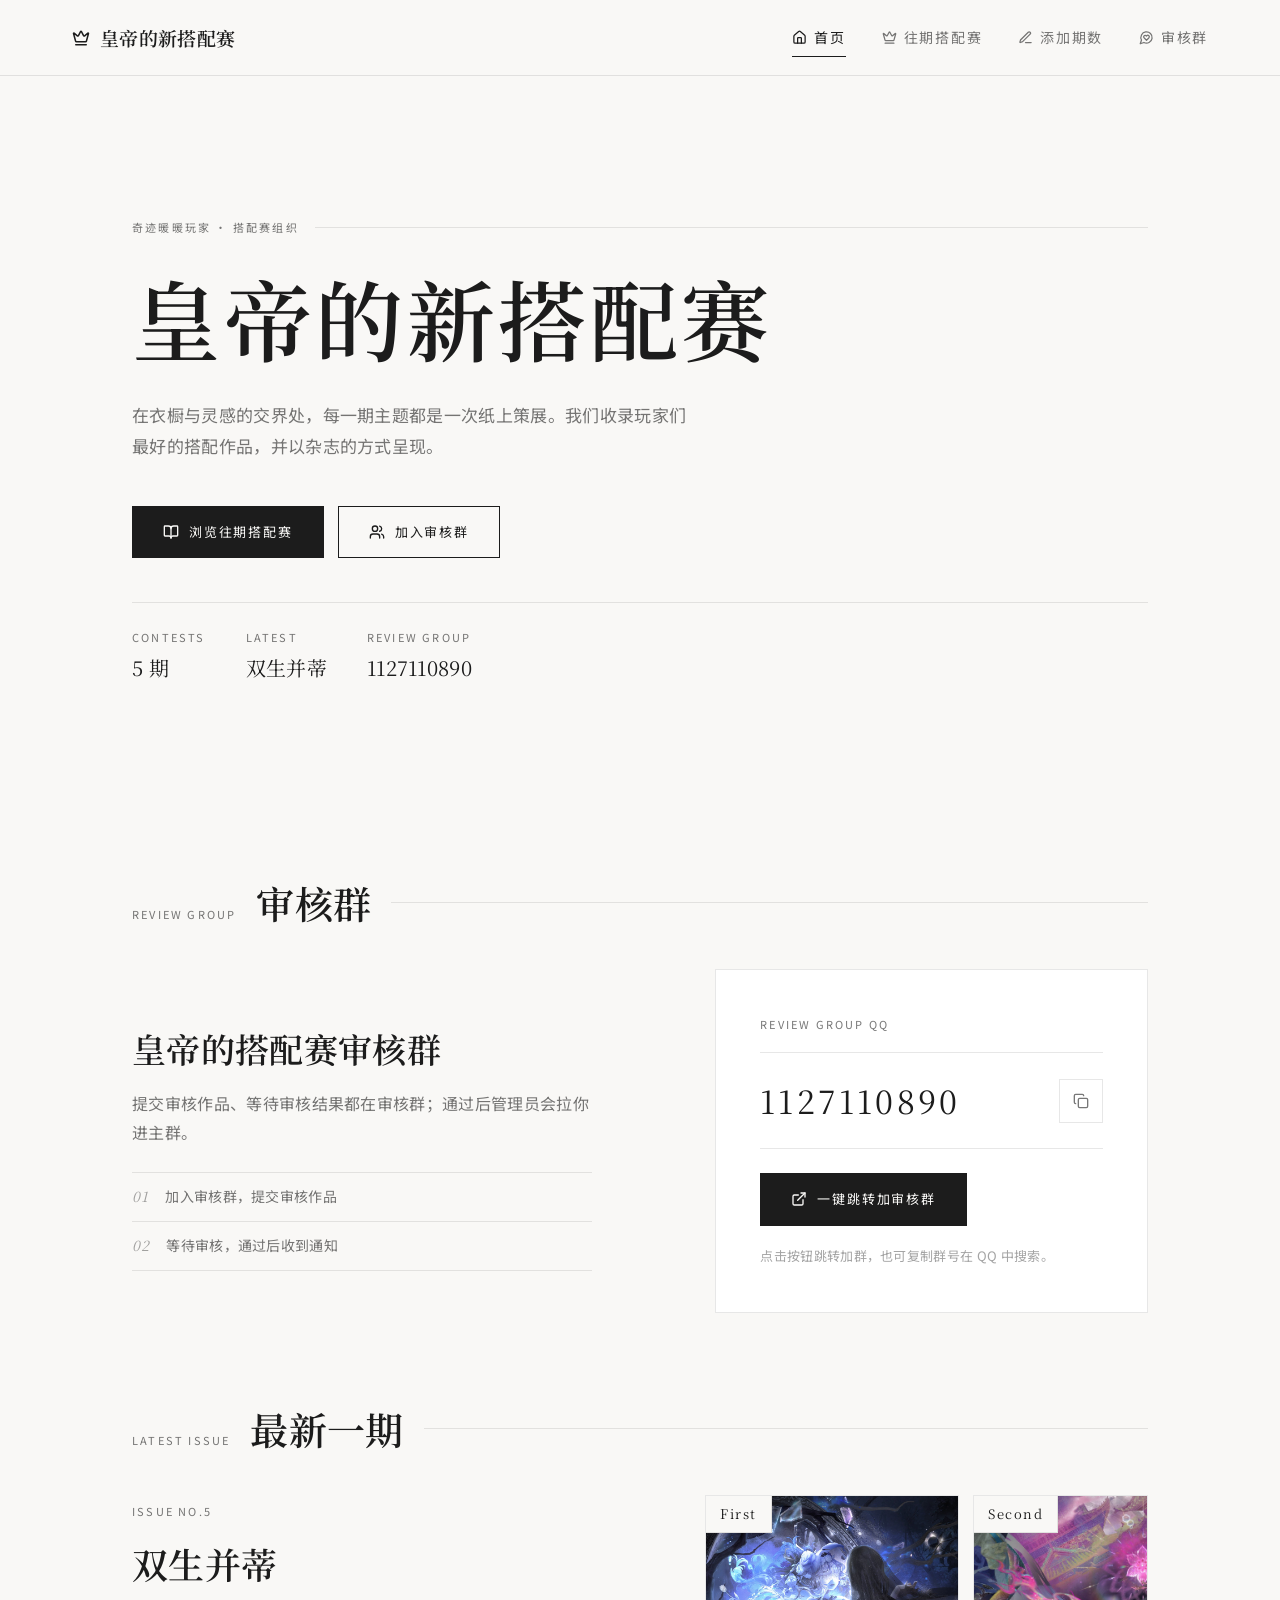
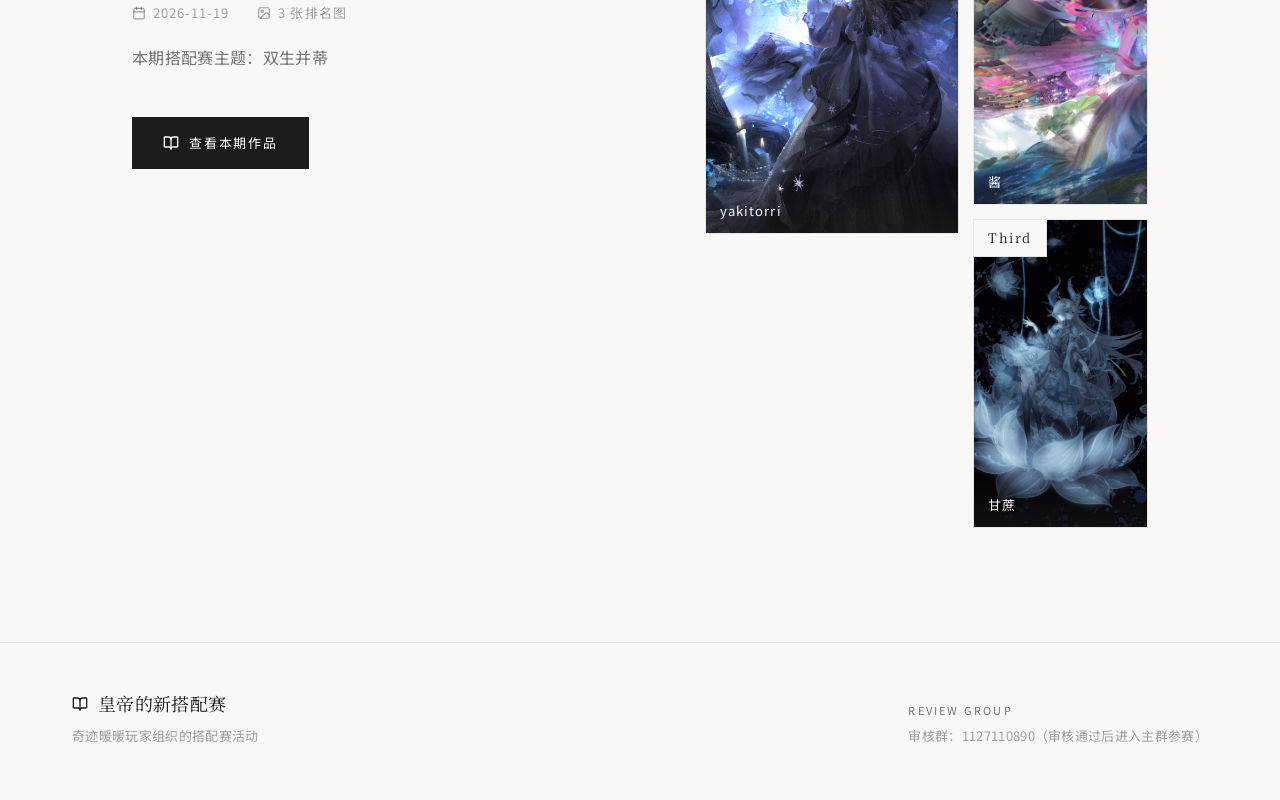
<file: index.html>
<!DOCTYPE html>
<html lang="zh-CN">
<head>
  <meta charset="UTF-8" />
  <meta name="viewport" content="width=device-width, initial-scale=1.0" />
  <title>皇帝的新搭配赛 · 首页</title>
  <meta name="description" content="皇帝的新搭配赛 —— 奇迹暖暖玩家组织的搭配赛活动官网" />
  <link rel="preconnect" href="https://fonts.googleapis.com" />
  <link rel="preconnect" href="https://fonts.gstatic.com" crossorigin />
  <link href="https://fonts.googleapis.com/css2?family=Noto+Serif+SC:wght@400;600&family=Noto+Sans+SC:wght@400;500&display=swap" rel="stylesheet" />
  <link rel="stylesheet" href="css/style.css?v=20261028c" />
</head>
<body>
  <!-- 顶部导航栏：由 js/main.js 注入 -->
  <div id="site-header"></div>

  <main>
    <!-- Hero 区域 -->
    <section class="hero">
      <div class="hero-eyebrow">
        <span class="eyebrow">奇迹暖暖玩家 · 搭配赛组织</span>
      </div>
      <h1 class="hero-title">皇帝的新搭配赛</h1>
      <p class="hero-subtitle">在衣橱与灵感的交界处，每一期主题都是一次纸上策展。我们收录玩家们最好的搭配作品，并以杂志的方式呈现。</p>
      <div class="hero-actions">
        <a href="rankings.html" class="btn btn-solid">
          <i data-lucide="book-open" aria-hidden="true"></i>
          <span>浏览往期搭配赛</span>
        </a>
        <a href="#review-group" class="btn">
          <i data-lucide="users" aria-hidden="true"></i>
          <span>加入审核群</span>
        </a>
      </div>
      <div class="hero-meta">
        <div class="meta-item">
          <span class="eyebrow">Contests</span>
          <span class="meta-value" id="hero-contest-count">—</span>
        </div>
        <div class="meta-item">
          <span class="eyebrow">Latest</span>
          <span class="meta-value" id="hero-latest-theme">—</span>
        </div>
        <div class="meta-item">
          <span class="eyebrow">Review Group</span>
          <span class="meta-value">1127110890</span>
        </div>
      </div>
    </section>

    <!-- 审核群信息展示区 -->
    <section id="review-group" class="section">
      <div class="section-head">
        <span class="eyebrow">Review Group</span>
        <h2>审核群</h2>
        <hr class="rule" />
      </div>
      <div class="group-grid">
        <div class="group-copy">
          <h3>皇帝的搭配赛审核群</h3>
          <p class="group-desc">提交审核作品、等待审核结果都在审核群；通过后管理员会拉你进主群。</p>
          <ol class="group-steps">
            <li>
              <span class="step-no">01</span>
              <span class="step-text">加入审核群，提交审核作品</span>
            </li>
            <li>
              <span class="step-no">02</span>
              <span class="step-text">等待审核，通过后收到通知</span>
            </li>
          </ol>
        </div>
        <div class="group-card">
          <span class="eyebrow">Review Group QQ</span>
          <div class="group-number-row">
            <span class="group-number" id="group-number">1127110890</span>
            <button type="button" class="btn btn-copy btn-quiet" data-copy-target="group-number" aria-label="复制审核群群号">
              <i data-lucide="copy" aria-hidden="true"></i>
            </button>
          </div>
          <div class="group-actions">
            <a href="https://qm.qq.com/q/X5hGzkSn2S" target="_blank" rel="noopener noreferrer" class="btn btn-solid">
              <i data-lucide="external-link" aria-hidden="true"></i>
              <span>一键跳转加审核群</span>
            </a>
          </div>
          <p class="group-note">点击按钮跳转加群，也可复制群号在 QQ 中搜索。</p>
        </div>
      </div>
    </section>

    <!-- 最新一期简介卡片 -->
    <section class="section">
      <div class="section-head">
        <span class="eyebrow">Latest Issue</span>
        <h2>最新一期</h2>
        <hr class="rule" />
      </div>
      <div id="latest-contest" class="latest-grid">
        <p class="loading-hint">正在加载最新一期……</p>
      </div>
    </section>
  </main>

  <!-- 页脚：由 js/main.js 注入 -->
  <div id="site-footer"></div>

  <script src="js/vendor/lucide.min.js?v=20261028b"></script>
  <script src="js/main.js?v=20261028"></script>
  <script src="js/home.js?v=20261028"></script>
</body>
</html>
</file>
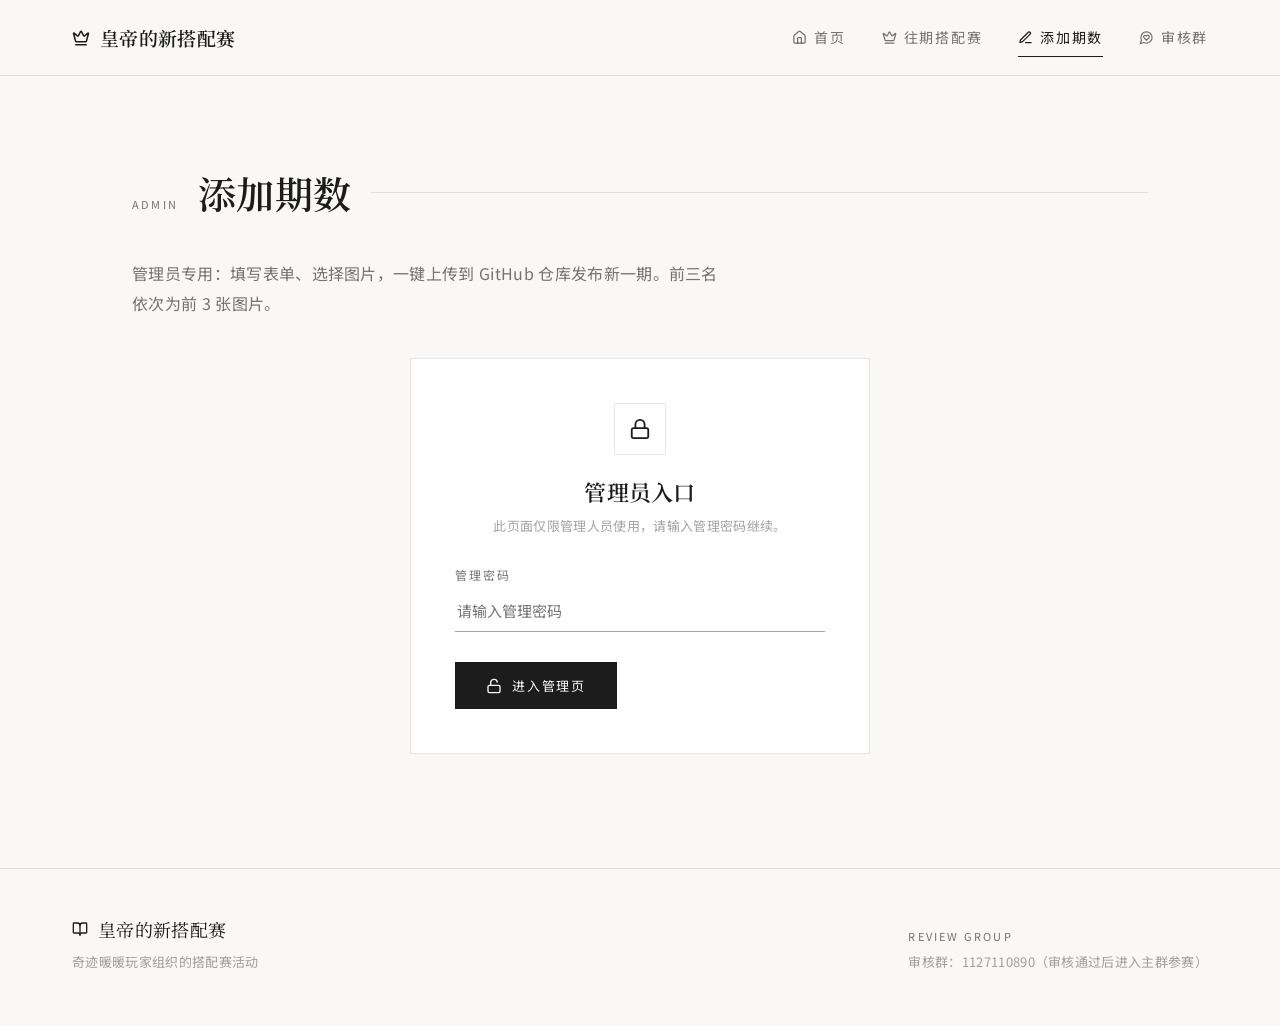
<file: admin.html>
<!DOCTYPE html>
<html lang="zh-CN">
<head>
  <meta charset="UTF-8" />
  <meta name="viewport" content="width=device-width, initial-scale=1.0" />
  <title>皇帝的新搭配赛 · 添加期数</title>
  <meta name="description" content="为皇帝的新搭配赛添加新一期数据（管理员专用）" />
  <link rel="preconnect" href="https://fonts.googleapis.com" />
  <link rel="preconnect" href="https://fonts.gstatic.com" crossorigin />
  <link href="https://fonts.googleapis.com/css2?family=Noto+Serif+SC:wght@400;600&family=Noto+Sans+SC:wght@400;500&display=swap" rel="stylesheet" />
  <link rel="stylesheet" href="css/style.css?v=20261028c" />
</head>
<body class="admin-body">
  <!-- 顶部导航栏：由 js/main.js 注入 -->
  <div id="site-header"></div>

  <main>
    <section class="section">
      <div class="section-head">
        <span class="eyebrow">Admin</span>
        <h2>添加期数</h2>
        <hr class="rule" />
      </div>
      <p class="page-intro">管理员专用：填写表单、选择图片，一键上传到 GitHub 仓库发布新一期。前三名依次为前 3 张图片。</p>

      <!-- 管理员密码门 -->
      <div id="auth-gate" class="auth-gate" hidden>
        <div class="form-panel auth-panel">
          <div class="group-icon" aria-hidden="true"><i data-lucide="lock"></i></div>
          <h2 class="panel-title">管理员入口</h2>
          <p class="field-hint">此页面仅限管理人员使用，请输入管理密码继续。</p>
          <form id="auth-form">
            <div class="form-item">
              <label for="auth-password">管理密码</label>
              <input type="password" id="auth-password" autocomplete="current-password" placeholder="请输入管理密码" />
              <p class="form-error" id="auth-error" hidden></p>
            </div>
            <div class="form-actions">
              <button type="submit" class="btn btn-solid">
                <i data-lucide="unlock" aria-hidden="true"></i>
                <span>进入管理页</span>
              </button>
            </div>
          </form>
        </div>
      </div>

      <!-- 管理内容（通过密码后显示） -->
      <div id="admin-content" hidden>
        <!-- GitHub 授权 -->
        <div class="form-panel">
          <h2 class="panel-title">GitHub 授权</h2>
          <p class="field-hint">仓库固定为 <strong id="repo-label">FullPhattRemix/HDDDPS</strong> · 分支 main，只需填写 Token。</p>
          <div class="form-item">
            <label for="gh-token">Personal Access Token <span class="required-mark">*</span></label>
            <input type="password" id="gh-token" placeholder="ghp_ 开头的令牌" autocomplete="off" />
            <p class="field-hint">在 GitHub → Settings → Developer settings → Personal access tokens (classic) 生成，勾选 <code>repo</code> 权限；Token 只在你浏览器中使用。</p>
          </div>
          <label class="remember-row" for="gh-remember">
            <input type="checkbox" id="gh-remember" />
            <span>记住 Token 到本机浏览器（仅建议在私人电脑勾选）</span>
          </label>
          <div class="form-actions form-actions-tight">
            <button type="button" id="test-conn" class="btn btn-small">
              <i data-lucide="plug-zap" aria-hidden="true"></i>
              <span>测试连接 / 检查 Token</span>
            </button>
          </div>
        </div>

        <!-- 期数信息表单 -->
        <div class="form-panel">
          <!-- 编辑模式状态条 -->
          <div id="edit-banner" class="edit-banner" hidden>
            <span id="edit-banner-text"></span>
            <button type="button" id="cancel-edit" class="btn btn-small btn-quiet">
              <i data-lucide="x" aria-hidden="true"></i>
              <span>取消编辑</span>
            </button>
          </div>
          <form id="contest-form" novalidate>
            <div class="form-grid">
              <div class="form-item">
                <label for="field-id">期数编号 <span class="required-mark">*</span></label>
                <input type="number" id="field-id" name="id" min="1" step="1" placeholder="例如：3" />
                <p class="form-hint-note">期数标题将自动生成为「第3期」，无需单独填写。</p>
                <p class="form-error" data-error-for="field-id" hidden></p>
              </div>
              <div class="form-item">
                <label for="field-theme">主题名称 <span class="required-mark">*</span></label>
                <input type="text" id="field-theme" name="theme" placeholder="例如：星夜舞会" />
                <p class="form-error" data-error-for="field-theme" hidden></p>
              </div>
            </div>

            <div class="form-item">
              <label for="field-date">日期</label>
              <input type="date" id="field-date" name="date" />
              <p class="form-error" data-error-for="field-date" hidden></p>
            </div>

            <div class="form-item">
              <label for="field-description">描述</label>
              <textarea id="field-description" name="description" rows="3" placeholder="用几句话介绍本期主题与氛围吧……"></textarea>
              <p class="form-error" data-error-for="field-description" hidden></p>
            </div>

            <!-- 前三名昵称 -->
            <div class="form-item">
              <label>前三名昵称（可选，与下方前 3 张图片一一对应）</label>
              <div class="form-grid top3-names-grid">
                <div class="form-item">
                  <label for="winner-1" class="sub-label">第一名</label>
                  <input type="text" id="winner-1" placeholder="冠军作品昵称" />
                </div>
                <div class="form-item">
                  <label for="winner-2" class="sub-label">第二名</label>
                  <input type="text" id="winner-2" placeholder="亚军作品昵称" />
                </div>
                <div class="form-item">
                  <label for="winner-3" class="sub-label">第三名</label>
                  <input type="text" id="winner-3" placeholder="季军作品昵称" />
                </div>
              </div>
            </div>

            <!-- 前三名图片：三个独立名次位 -->
            <div class="form-item">
              <label>前三名作品（分开上传，便于区分名次）</label>
              <p class="field-hint">每期只展示前三名：每个名次位上传一张作品，上传后可移除重传。建议三个位子都上传。</p>
              <div class="rank-slots">
                <div class="rank-slot">
                  <span class="rank-slot-label">第一名</span>
                  <div class="upload-area upload-area-slot" id="upload-rank-1" data-rank="1">
                    <i data-lucide="trophy" aria-hidden="true"></i>
                    <p>点击选择第一名作品</p>
                  </div>
                  <input type="file" id="file-rank-1" accept="image/*" hidden />
                  <div class="slot-preview" id="preview-rank-1"></div>
                </div>
                <div class="rank-slot">
                  <span class="rank-slot-label">第二名</span>
                  <div class="upload-area upload-area-slot" id="upload-rank-2" data-rank="2">
                    <i data-lucide="medal" aria-hidden="true"></i>
                    <p>点击选择第二名作品</p>
                  </div>
                  <input type="file" id="file-rank-2" accept="image/*" hidden />
                  <div class="slot-preview" id="preview-rank-2"></div>
                </div>
                <div class="rank-slot">
                  <span class="rank-slot-label">第三名</span>
                  <div class="upload-area upload-area-slot" id="upload-rank-3" data-rank="3">
                    <i data-lucide="award" aria-hidden="true"></i>
                    <p>点击选择第三名作品</p>
                  </div>
                  <input type="file" id="file-rank-3" accept="image/*" hidden />
                  <div class="slot-preview" id="preview-rank-3"></div>
                </div>
              </div>
            </div>

            <div id="form-message" class="form-message" role="status" aria-live="polite" hidden></div>

            <div class="form-actions">
              <button type="button" id="publish-btn" class="btn btn-solid">
                <i data-lucide="upload-cloud" aria-hidden="true"></i>
                <span>上传并发布</span>
              </button>
              <button type="button" id="preview-btn" class="btn">
                <i data-lucide="eye" aria-hidden="true"></i>
                <span>仅生成 JSON</span>
              </button>
              <button type="reset" class="btn btn-quiet">
                <i data-lucide="rotate-ccw" aria-hidden="true"></i>
                <span>重置表单</span>
              </button>
            </div>
          </form>
        </div>

        <!-- 往期管理：编辑 / 删除 -->
        <div class="form-panel manage-panel">
          <h2 class="panel-title">往期管理</h2>
          <p class="field-hint">数据来自 GitHub 仓库中的 data/contests.json。请先在上方填写 Token，再点击「刷新列表」。</p>
          <div class="manage-actions">
            <button type="button" id="refresh-manage" class="btn btn-small">
              <i data-lucide="refresh-cw" aria-hidden="true"></i>
              <span>刷新列表</span>
            </button>
          </div>
          <div id="manage-list" class="manage-list">
            <p class="empty-hint">尚未加载，点击「刷新列表」查看往期。</p>
          </div>
        </div>

        <!-- 生成结果 / 上传进度 -->
        <div id="output-section" class="output-section" hidden>
          <div class="form-panel output-panel">
            <h2 class="panel-title" id="output-title">生成结果</h2>
            <p class="field-hint" id="output-hint">请将下方 JSON 中新增的一条 contest 数据，合并进 data/contests.json 的 contests 数组。</p>
            <pre id="output-json" class="output-json" tabindex="0"></pre>
            <div class="form-actions">
              <button type="button" id="copy-json" class="btn btn-solid">
                <i data-lucide="copy" aria-hidden="true"></i>
                <span>复制 JSON</span>
              </button>
            </div>
          </div>

          <div class="form-panel guide-panel">
            <h2 class="panel-title">接下来怎么做</h2>
            <ol class="guide-steps">
              <li>在本地仓库的 images/ 目录下，新建以本期命名的文件夹，例如 images/第3期/。</li>
              <li>把排名图片放入该文件夹，图片文件名需与上方填写的路径一致。</li>
              <li>打开 data/contests.json，把复制好的这期数据加入 contests 数组。</li>
              <li>提交并推送到 GitHub：git add . 然后 git commit 与 git push。</li>
              <li>稍等片刻，GitHub Pages 会自动更新，新一期就会出现在排名页啦。</li>
            </ol>
          </div>
        </div>
      </div>
    </section>
  </main>

  <!-- 页脚：由 js/main.js 注入 -->
  <div id="site-footer"></div>

  <script src="js/vendor/lucide.min.js?v=20261028b"></script>
  <script src="js/main.js?v=20261028"></script>
  <script src="js/admin.js?v=20261028"></script>
</body>
</html>
</file>
<file: css/style.css>
/* ============================================================
   皇帝的新搭配赛 · 编辑杂志风（Editorial）全局样式
   核心语言：杂志排版 / 衬线标题 / 优雅留白 / 网格系统 / 极简单色
   色板：暖米色 #F9F8F6 背景，柔和黑 #1C1C1C 文字，透明度构建灰度
   ============================================================ */

:root {
  --bg: #F9F8F6;                 /* 暖米色背景 */
  --ink: #1C1C1C;                /* 柔和黑文字 */
  --ink-60: rgba(28, 28, 28, 0.6);  /* 次要文字 */
  --ink-40: rgba(28, 28, 28, 0.4);  /* 辅助文字 */
  --ink-10: rgba(28, 28, 28, 0.1);  /* 边框 */
  --paper: #FFFFFF;

  --serif: "Noto Serif SC", "Songti SC", "SimSun", serif;
  --sans: "Noto Sans SC", "PingFang SC", "Microsoft YaHei", sans-serif;

  --dur: 280ms;
  --ease: cubic-bezier(0.25, 0.46, 0.45, 0.94);
}

* { box-sizing: border-box; }

html { scroll-behavior: smooth; }

/* 隐藏所有滚动条（滚动功能不受影响） */
html {
  scrollbar-width: none;          /* Firefox */
  -ms-overflow-style: none;       /* IE/旧版 Edge */
}
html::-webkit-scrollbar,
body::-webkit-scrollbar,
*::-webkit-scrollbar {
  width: 0;
  height: 0;
  display: none;                  /* Chrome / Safari / 新版 Edge */
}

body {
  margin: 0;
  min-height: 100vh;
  font-family: var(--sans);
  font-size: 16px;
  line-height: 1.85;             /* leading-relaxed 以上 */
  letter-spacing: 0.02em;
  color: var(--ink);
  background-color: var(--bg);
  -webkit-font-smoothing: antialiased;
}

h1, h2, h3 {
  font-family: var(--serif);     /* 标题衬线 */
  font-weight: 600;
  color: var(--ink);
  line-height: 1.4;
  margin: 0;
}

p { margin: 0; }

a { color: inherit; text-decoration: none; }

img { max-width: 100%; display: block; }

/* 杂志小标签：小型 + 宽字距 + 大写 */
.eyebrow {
  display: inline-block;
  font-family: var(--sans);
  font-size: 11px;
  letter-spacing: 0.2em;
  text-transform: uppercase;
  color: var(--ink-60);
}

/* 水平细线（杂志分隔） */
.rule {
  border: none;
  border-top: 1px solid var(--ink-10);
  margin: 0;
}

/* ============================================================
   导航栏
   ============================================================ */
.site-nav {
  position: sticky;
  top: 0;
  z-index: 50;
  display: flex;
  align-items: center;
  justify-content: space-between;
  gap: 16px;
  padding: 20px clamp(20px, 6vw, 72px);
  background: rgba(249, 248, 246, 0.94);
  backdrop-filter: blur(10px);
  border-bottom: 1px solid var(--ink-10);
}

.site-nav-brand {
  display: inline-flex;
  align-items: center;
  gap: 10px;
  font-family: var(--serif);
  font-size: 19px;
  font-weight: 600;
  color: var(--ink);
}

.site-nav-brand .lucide { width: 18px; height: 18px; color: var(--ink); }

.site-nav-links {
  display: flex;
  align-items: center;
  gap: clamp(14px, 3vw, 36px);
  list-style: none;
  margin: 0;
  padding: 0;
}

.site-nav-links a {
  position: relative;
  display: inline-flex;
  align-items: center;
  gap: 7px;
  padding: 4px 0;
  font-size: 14px;
  letter-spacing: 0.12em;
  color: var(--ink-60);
  transition: color var(--dur) var(--ease);
}

.site-nav-links a::after {
  content: "";
  position: absolute;
  left: 0;
  bottom: -2px;
  width: 100%;
  height: 1px;
  background: var(--ink);
  transform: scaleX(0);
  transform-origin: left;
  transition: transform var(--dur) var(--ease);
}

.site-nav-links a:hover { color: var(--ink); }
.site-nav-links a:hover::after { transform: scaleX(1); }
.site-nav-links a.active { color: var(--ink); }
.site-nav-links a.active::after { transform: scaleX(1); }

.site-nav-links .lucide { width: 15px; height: 15px; }

.nav-toggle {
  display: none;
  align-items: center;
  justify-content: center;
  width: 40px;
  height: 40px;
  border: 1px solid var(--ink-10);
  background: transparent;
  color: var(--ink);
  cursor: pointer;
  transition: border-color var(--dur) var(--ease);
}

.nav-toggle:hover { border-color: var(--ink-40); }

/* ============================================================
   Hero
   ============================================================ */
.hero {
  max-width: 1160px;
  margin: 0 auto;
  padding: clamp(72px, 11vw, 150px) clamp(20px, 6vw, 72px) clamp(56px, 8vw, 100px);
}

.hero-eyebrow {
  display: flex;
  align-items: center;
  gap: 16px;
  margin-bottom: 28px;
}

.hero-eyebrow .eyebrow { flex-shrink: 0; }

.hero-eyebrow::after {
  content: "";
  flex: 1;
  height: 1px;
  background: var(--ink-10);
}

.hero-title {
  font-size: clamp(42px, 8vw, 88px);
  font-weight: 600;
  letter-spacing: 0.04em;
  line-height: 1.2;
}

.hero-subtitle {
  max-width: 560px;
  margin: 28px 0 0;
  font-size: 17px;
  color: var(--ink-60);
}

.hero-meta {
  display: flex;
  flex-wrap: wrap;
  gap: 12px 40px;
  margin-top: 44px;
  padding-top: 24px;
  border-top: 1px solid var(--ink-10);
}

.hero-meta .meta-item { display: flex; flex-direction: column; gap: 2px; }

.hero-meta .meta-value {
  font-family: var(--serif);
  font-size: 20px;
  color: var(--ink);
}

.hero-actions { display: flex; flex-wrap: wrap; gap: 14px; margin-top: 44px; }

/* ============================================================
   按钮：细边框描边式，hover 反色
   ============================================================ */
.btn {
  display: inline-flex;
  align-items: center;
  gap: 10px;
  padding: 13px 30px;
  border: 1px solid var(--ink);
  border-radius: 0;
  background: transparent;
  font-family: var(--sans);
  font-size: 13px;
  letter-spacing: 0.14em;
  color: var(--ink);
  cursor: pointer;
  transition: background-color var(--dur) var(--ease),
              color var(--dur) var(--ease),
              border-color var(--dur) var(--ease);
}

.btn .lucide { width: 16px; height: 16px; }

.btn:hover { background: var(--ink); color: var(--bg); }

.btn-solid { background: var(--ink); color: var(--bg); }
.btn-solid:hover { background: transparent; color: var(--ink); }

.btn-quiet { border-color: var(--ink-10); color: var(--ink-60); }
.btn-quiet:hover { border-color: var(--ink); color: var(--ink); background: transparent; }

.btn-small { padding: 9px 20px; font-size: 12px; }

.btn-copy {
  width: 44px;
  height: 44px;
  padding: 0;
  justify-content: center;
}

.btn-copy.copied { background: var(--ink); color: var(--bg); }

.btn:disabled { opacity: 0.45; cursor: default; }

/* ============================================================
   通用区块
   ============================================================ */
.section {
  max-width: 1160px;
  margin: 0 auto;
  padding: clamp(48px, 7vw, 96px) clamp(20px, 6vw, 72px);
}

.section + .section { padding-top: 0; }

.section-head {
  display: flex;
  align-items: baseline;
  gap: 20px;
  margin-bottom: 40px;
}

.section-head h2 { font-size: clamp(26px, 4vw, 38px); }

.section-head .eyebrow { flex-shrink: 0; }

.section-head .rule { flex: 1; align-self: center; }

.page-intro { max-width: 600px; color: var(--ink-60); }

/* ============================================================
   审核群区块
   ============================================================ */
.group-grid {
  display: grid;
  grid-template-columns: minmax(0, 1.2fr) minmax(0, 1fr);
  gap: clamp(32px, 5vw, 72px);
  align-items: center;
}

.group-copy h3 { font-size: clamp(24px, 3.4vw, 34px); margin: 14px 0 16px; }

.group-copy .group-desc { color: var(--ink-60); max-width: 460px; }

/* 审核 → 进主群 的流程清单 */
.group-steps {
  max-width: 460px;
  margin: 24px 0 0;
  padding: 0;
  list-style: none;
}

.group-steps li {
  display: flex;
  align-items: baseline;
  gap: 16px;
  padding: 11px 0;
  border-top: 1px solid var(--ink-10);
}

.group-steps li:last-child { border-bottom: 1px solid var(--ink-10); }

.step-no {
  flex-shrink: 0;
  font-family: var(--serif);
  font-style: italic;
  font-size: 14px;
  letter-spacing: 0.08em;
  color: var(--ink-40);
}

.step-text { font-size: 14px; color: var(--ink-60); }

.group-card {
  border: 1px solid var(--ink-10);
  background: var(--paper);
  padding: clamp(28px, 4vw, 44px);
}

.group-card .eyebrow { display: block; margin-bottom: 18px; }

.group-number-row {
  display: flex;
  align-items: center;
  justify-content: space-between;
  gap: 16px;
  padding: 18px 0;
  border-top: 1px solid var(--ink-10);
  border-bottom: 1px solid var(--ink-10);
}

.group-number {
  font-family: var(--serif);
  font-size: clamp(24px, 4vw, 32px);
  letter-spacing: 0.1em;
  color: var(--ink);
}

.group-actions { display: flex; flex-wrap: wrap; gap: 12px; margin-top: 24px; }

.group-note { margin-top: 18px; font-size: 13px; color: var(--ink-40); }

/* ============================================================
   最新一期 / 期数卡片
   ============================================================ */
.latest-grid {
  display: grid;
  grid-template-columns: minmax(0, 1.15fr) minmax(0, 1fr);
  gap: clamp(32px, 5vw, 72px);
  align-items: start;
}

.latest-copy h3 { font-size: clamp(26px, 3.6vw, 36px); margin: 14px 0 6px; }

.latest-copy .card-desc { color: var(--ink-60); margin-top: 18px; }

.article-meta {
  display: flex;
  flex-wrap: wrap;
  gap: 8px 28px;
  margin-top: 12px;
  font-size: 13px;
  letter-spacing: 0.08em;
  color: var(--ink-40);
}

.article-meta span { display: inline-flex; align-items: center; gap: 7px; }
.article-meta .lucide { width: 14px; height: 14px; }

/* 前三名作品台：1st 大图，2/3 并列 */
.podium {
  display: grid;
  grid-template-columns: minmax(0, 1.45fr) minmax(0, 1fr);
  grid-template-rows: 1fr 1fr; /* 右侧两张图各占一半高度，与左侧大图拼成整齐矩形 */
  gap: 14px;
}

.podium-item {
  position: relative;
  margin: 0;
  cursor: zoom-in;
  overflow: hidden;
  background: var(--paper);
  border: 1px solid var(--ink-10);
}

.podium-item .podium-img {
  width: 100%;
  height: 100%;
  object-fit: cover;
  transition: transform 600ms var(--ease);
}

.podium-item:hover .podium-img { transform: scale(1.03); }

/* 占位图也铺满所在格子，避免缺图时格子塌陷 */
.podium-item .img-placeholder { height: 100%; min-height: 0; }

/* 第一名：左侧通栏大图，高度由 3:4 比例决定，右侧两图跟随对齐 */
.podium-item.first { grid-row: 1 / 3; aspect-ratio: 3 / 4; }

/* 二、三名：不设固定比例，恰好填满右侧两行，不留空隙 */
.podium-item:not(.first) { min-height: 0; }

.podium-tag {
  position: absolute;
  top: 0;
  left: 0;
  padding: 6px 14px;
  background: var(--bg);
  border-right: 1px solid var(--ink-10);
  border-bottom: 1px solid var(--ink-10);
  font-family: var(--serif);
  font-size: 13px;
  letter-spacing: 0.12em;
  color: var(--ink);
}

.podium-name {
  position: absolute;
  left: 0;
  right: 0;
  bottom: 0;
  padding: 22px 14px 10px;
  background: linear-gradient(transparent, rgba(28, 28, 28, 0.55));
  color: #F9F8F6;
  font-size: 13px;
  letter-spacing: 0.08em;
  white-space: nowrap;
  overflow: hidden;
  text-overflow: ellipsis;
}

/* 图片加载失败占位 */
.img-placeholder {
  display: flex;
  flex-direction: column;
  align-items: center;
  justify-content: center;
  gap: 10px;
  width: 100%;
  height: 100%;
  min-height: 140px;
  background: var(--paper);
  border: 1px solid var(--ink-10);
  color: var(--ink-40);
  font-size: 12px;
  letter-spacing: 0.1em;
}

.img-placeholder .lucide { width: 28px; height: 28px; }

/* ============================================================
   排名页 · 期数条目（杂志专栏式）
   ============================================================ */
.contest-entry {
  border-top: 1px solid var(--ink-10);
  padding: clamp(36px, 5vw, 64px) 0;
}

.contest-entry:first-child { border-top: none; padding-top: 0; }

.entry-head {
  display: flex;
  align-items: baseline;
  flex-wrap: wrap;
  gap: 12px 28px;
  margin-bottom: 8px;
}

.entry-index {
  font-family: var(--serif);
  font-size: clamp(30px, 4.5vw, 46px);
  font-style: italic;
  color: var(--ink);
  line-height: 1;
}

.entry-title { font-size: clamp(24px, 3.4vw, 34px); }

.entry-theme {
  font-size: 14px;
  letter-spacing: 0.12em;
  color: var(--ink-60);
}

.entry-date { font-size: 13px; letter-spacing: 0.1em; color: var(--ink-40); }

.entry-desc {
  max-width: 640px;
  color: var(--ink-60);
  margin: 12px 0 28px;
}

.entry-sub {
  display: flex;
  align-items: center;
  gap: 14px;
  margin: 0 0 16px;
}

.entry-sub .eyebrow { flex-shrink: 0; }

.rankings-grid { display: flex; flex-direction: column; margin-top: 8px; }

/* 档案概览（介绍 + 期数统计） */
.archive-count {
  margin: 0;
  font-size: 13px;
  letter-spacing: 0.1em;
  color: var(--ink-40);
  white-space: nowrap;
}

.archive-step { display: flex; align-items: center; gap: 14px; }

/* 期数切换器（一期一页：下拉 + 统计 + 翻页按钮合为一行） */
.archive-switcher {
  display: flex;
  align-items: center;
  justify-content: space-between;
  flex-wrap: wrap;
  gap: 14px 24px;
  margin-top: clamp(22px, 3vw, 30px);
  padding: 14px 0;
  border-bottom: 1px solid var(--ink-10);
  scroll-margin-top: 88px;
}

.select-wrap {
  position: relative;
  flex: 1 1 260px;
  min-width: min(280px, 100%);
}

.dropdown-toggle {
  display: flex;
  align-items: center;
  justify-content: space-between;
  gap: 12px;
  width: 100%;
  padding: 8px 0;
  font-family: var(--serif);
  font-size: 17px;
  color: var(--ink);
  background: transparent;
  border: none;
  border-bottom: 1px solid var(--ink-40);
  border-radius: 0;
  outline: none;
  cursor: pointer;
  text-align: left;
  transition: border-color var(--dur) var(--ease);
}

.dropdown-toggle:hover,
.dropdown-toggle:focus { border-bottom-color: var(--ink); }

.select-wrap.open .dropdown-toggle { border-bottom-color: var(--ink); }

.dropdown-value {
  overflow: hidden;
  white-space: nowrap;
  text-overflow: ellipsis;
}

.select-chevron {
  flex-shrink: 0;
  width: 16px;
  height: 16px;
  color: var(--ink-40);
  transition: transform 300ms var(--ease);
}

.select-wrap.open .select-chevron { transform: rotate(180deg); }

/* 下拉菜单面板 */
.dropdown-menu {
  position: absolute;
  top: calc(100% + 10px);
  left: 0;
  right: 0;
  z-index: 50;
  max-height: 300px;
  overflow-y: auto;
  margin: 0;
  padding: 6px 0;
  list-style: none;
  background: var(--bg);
  border: 1px solid var(--ink-10);
  box-shadow: 0 12px 32px rgba(28, 28, 28, 0.08);
  animation: fade-in 220ms var(--ease);
}

.dropdown-menu[hidden] { display: none; }

.dropdown-menu li {
  display: flex;
  align-items: center;
  justify-content: space-between;
  gap: 12px;
  padding: 9px 16px;
  font-family: var(--serif);
  font-size: 15px;
  color: var(--ink-60);
  cursor: pointer;
  transition: background-color var(--dur) var(--ease), color var(--dur) var(--ease);
}

.dropdown-menu li:hover { background: rgba(28, 28, 28, 0.04); color: var(--ink); }

.dropdown-menu li.active {
  background: var(--ink);
  color: var(--bg);
}

.dropdown-menu li.active:hover { background: var(--ink); }

.option-label { overflow: hidden; white-space: nowrap; text-overflow: ellipsis; }

.option-check {
  flex-shrink: 0;
  width: 14px;
  height: 14px;
  visibility: hidden;
}

.dropdown-menu li.active .option-check { visibility: visible; }

.dropdown-empty { cursor: default; color: var(--ink-40); }

.page-btn {
  display: inline-flex;
  align-items: center;
  justify-content: center;
  gap: 6px;
  height: 42px;
  padding: 0 16px;
  border: 1px solid var(--ink-10);
  background: transparent;
  font-family: var(--sans);
  font-size: 13px;
  letter-spacing: 0.08em;
  color: var(--ink-60);
  cursor: pointer;
  transition: border-color var(--dur) var(--ease),
              background-color var(--dur) var(--ease),
              color var(--dur) var(--ease);
}

.page-btn:hover:not(:disabled) {
  border-color: var(--ink);
  background: var(--ink);
  color: var(--bg);
}

.page-btn:disabled { opacity: 0.3; cursor: default; }

.page-step .lucide { width: 16px; height: 16px; }

/* 单期条目：上下不需要分隔线 */
.contest-entry.single { border-top: none; padding-top: clamp(28px, 4vw, 44px); }

/* ============================================================
   灯箱（浅色遮罩，符合单色体系）
   ============================================================ */
.lightbox {
  position: fixed;
  inset: 0;
  z-index: 100;
  display: flex;
  align-items: center;
  justify-content: center;
  padding: 24px;
  overflow: auto;                /* 放大后可滚动平移 */
  animation: fade-in 300ms var(--ease);
}

.lightbox[hidden] { display: none; }

.lightbox-mask {
  position: fixed;               /* 容器可滚动时仍盖满视口 */
  inset: 0;
  background: rgba(249, 248, 246, 0.94);
  backdrop-filter: blur(6px);
}

.lightbox-figure {
  position: relative;
  z-index: 1;
  margin: auto;                  /* flex + overflow 场景的安全居中 */
  max-width: min(1200px, 92vw);
  display: flex;
  flex-direction: column;
  gap: 14px;
  animation: zoom-in 300ms var(--ease);
}

.lightbox-figure img {
  max-width: 100%;
  max-height: 82vh;
  margin: 0 auto;
  border: 1px solid var(--ink-10);
  background: var(--paper);
  cursor: zoom-in;
}

/* 放大态：按原图尺寸展示，容器滚动 + 拖拽平移 */
.lightbox.zoomed .lightbox-figure { max-width: none; }

.lightbox.zoomed .lightbox-figure img {
  max-width: none;
  max-height: none;
  cursor: grab;
}

.lightbox.zoomed .lightbox-figure img.is-panning { cursor: grabbing; }

.lightbox-caption {
  text-align: center;
  font-family: var(--serif);
  font-size: 14px;
  letter-spacing: 0.1em;
  color: var(--ink-60);
}

.lightbox-hint {
  text-align: center;
  font-family: var(--sans);
  font-size: 11px;
  letter-spacing: 0.2em;
  text-transform: uppercase;
  color: var(--ink-40);
}

.lightbox-btn {
  position: absolute;
  z-index: 2;
  display: flex;
  align-items: center;
  justify-content: center;
  width: 46px;
  height: 46px;
  border: 1px solid var(--ink-10);
  border-radius: 0;
  background: var(--bg);
  color: var(--ink);
  cursor: pointer;
  transition: background-color var(--dur) var(--ease),
              color var(--dur) var(--ease),
              border-color var(--dur) var(--ease);
}

.lightbox-btn:hover { background: var(--ink); color: var(--bg); border-color: var(--ink); }

.lightbox-close { top: 20px; right: 20px; }
.lightbox-prev { left: 16px; top: 50%; transform: translateY(-50%); }
.lightbox-next { right: 16px; top: 50%; transform: translateY(-50%); }

.lightbox-btn .lucide { width: 18px; height: 18px; }

@keyframes fade-in { from { opacity: 0; } to { opacity: 1; } }
@keyframes zoom-in { from { opacity: 0; transform: scale(0.98); } to { opacity: 1; transform: scale(1); } }

/* ============================================================
   表单页
   ============================================================ */
.form-panel {
  border: 1px solid var(--ink-10);
  background: var(--paper);
  padding: clamp(24px, 4vw, 44px);
  margin-top: 0;
}

.form-panel + .form-panel,
.output-section .form-panel { margin-top: 28px; }

.panel-title { font-size: 22px; margin-bottom: 6px; }

.panel-title + .field-hint { margin-bottom: 24px; }

.form-grid { display: grid; grid-template-columns: 1fr 1fr; gap: 0 28px; }

.top3-names-grid { grid-template-columns: repeat(3, 1fr); }

.sub-label { font-size: 11px; color: var(--ink-40); margin-bottom: 6px; }

.form-item { margin-bottom: 26px; }

.form-item label {
  display: block;
  margin-bottom: 4px;
  font-size: 12px;
  letter-spacing: 0.16em;
  color: var(--ink-60);
}

.required-mark { color: var(--ink); }

.field-hint { margin: 0 0 12px; font-size: 13px; color: var(--ink-40); }

.form-item input,
.form-item textarea {
  width: 100%;
  padding: 10px 2px;
  font-family: var(--sans);
  font-size: 15px;
  color: var(--ink);
  background: transparent;
  border: none;
  border-bottom: 1px solid var(--ink-40);
  border-radius: 0;
  outline: none;
  transition: border-color var(--dur) var(--ease);
}

.form-item input:focus,
.form-item textarea:focus { border-bottom-color: var(--ink); }

/* 多行文本框用完整边框盒子：避免下划线样式里占位提示与输入区看起来分离 */
.form-item textarea {
  padding: 10px 14px;
  border: 1px solid var(--ink-40);
  background: var(--paper);
  resize: vertical;
  line-height: 1.8;
}

.form-item textarea:focus { border-color: var(--ink); border-bottom-color: var(--ink); }

.form-error { margin: 8px 0 0; font-size: 13px; color: var(--ink-60); }

.form-hint-note { margin: 6px 0 0; font-size: 12px; color: var(--ink-40); }

.image-fields { display: flex; flex-direction: column; gap: 14px; margin-bottom: 14px; }

.image-field-row { position: relative; }

.image-field-row .remove-image {
  position: absolute;
  right: 2px;
  top: 50%;
  transform: translateY(-50%);
  display: flex;
  align-items: center;
  justify-content: center;
  width: 28px;
  height: 28px;
  border: none;
  background: transparent;
  color: var(--ink-40);
  cursor: pointer;
  transition: color var(--dur) var(--ease);
}

.image-field-row .remove-image:hover { color: var(--ink); }

.image-field-row .remove-image .lucide { width: 15px; height: 15px; }

.form-actions {
  display: flex;
  justify-content: flex-start;
  flex-wrap: wrap;
  gap: 12px;
  margin-top: 30px;
}

.form-message {
  /* 粘在视口底部：表单很长时，上传/失败提示也不会被滚动带走 */
  position: sticky;
  bottom: 16px;
  z-index: 8;
  margin-top: 22px;
  padding: 14px 20px;
  border: 1px solid var(--ink-10);
  border-left: 2px solid var(--ink);
  background: var(--bg);
  font-size: 14px;
  line-height: 1.75;
  box-shadow: 0 6px 24px rgba(28, 28, 28, 0.06);
  animation: fade-in 300ms var(--ease);
}

.form-message[hidden] { display: none; }

.form-message-error {
  border-left-color: var(--ink-40);
  background: var(--paper);
}

.form-actions-tight { margin-top: 16px; }

/* 管理页 · 密码门 */
.auth-gate { max-width: 460px; margin: 40px auto 0; }

.auth-panel { text-align: center; }

.auth-panel .group-icon {
  display: inline-flex;
  align-items: center;
  justify-content: center;
  width: 52px;
  height: 52px;
  border: 1px solid var(--ink-10);
  color: var(--ink);
  margin-bottom: 18px;
}

.auth-panel .group-icon .lucide { width: 22px; height: 22px; }

.auth-panel .panel-title { margin-top: 4px; }

.auth-panel .form-item { text-align: left; margin-top: 26px; }

/* 管理页 · 记住配置 */
.remember-row {
  display: flex;
  align-items: center;
  gap: 10px;
  font-size: 13px;
  color: var(--ink-60);
  cursor: pointer;
}

.remember-row input {
  width: 16px;
  height: 16px;
  accent-color: var(--ink);
  flex-shrink: 0;
}

/* 管理页 · 图片上传区 */
.upload-area {
  display: flex;
  flex-direction: column;
  align-items: center;
  justify-content: center;
  gap: 8px;
  padding: 36px 20px;
  border: 1px dashed var(--ink-40);
  background: var(--bg);
  color: var(--ink-40);
  cursor: pointer;
  text-align: center;
  transition: border-color var(--dur) var(--ease),
              background-color var(--dur) var(--ease),
              color var(--dur) var(--ease);
}

.upload-area:hover,
.upload-area.drag-over {
  border-color: var(--ink);
  background: var(--paper);
  color: var(--ink);
}

.upload-area .lucide { width: 30px; height: 30px; }

.upload-area p { font-size: 14px; }

/* 前三名独立名次位 */
.rank-slots {
  display: grid;
  grid-template-columns: repeat(3, 1fr);
  gap: 14px;
}

.rank-slot { display: flex; flex-direction: column; }

.rank-slot-label {
  font-size: 12px;
  letter-spacing: 0.16em;
  color: var(--ink-60);
  margin-bottom: 8px;
}

.upload-area-slot { padding: 26px 12px; flex: 1; }
.upload-area-slot .lucide { width: 24px; height: 24px; }
.upload-area-slot p { font-size: 13px; }

.slot-preview:empty { display: none; }

.slot-preview .preview-item img { aspect-ratio: 4 / 3; }

@media (max-width: 720px) {
  .rank-slots { grid-template-columns: 1fr; }
}

/* 图片预览网格 */
.image-previews {
  display: grid;
  grid-template-columns: repeat(auto-fill, minmax(110px, 1fr));
  gap: 12px;
  margin-top: 14px;
}

.preview-item {
  position: relative;
  margin: 0;
  overflow: hidden;
  border: 1px solid var(--ink-10);
  background: var(--paper);
  animation: zoom-in 300ms var(--ease);
}

.preview-item img {
  width: 100%;
  aspect-ratio: 1 / 1;
  object-fit: cover;
}

.preview-name {
  padding: 5px 26px 5px 8px;
  font-size: 11px;
  white-space: nowrap;
  overflow: hidden;
  text-overflow: ellipsis;
  color: var(--ink-40);
}

.preview-item .remove-image {
  position: absolute;
  top: 5px;
  right: 5px;
  display: flex;
  align-items: center;
  justify-content: center;
  width: 24px;
  height: 24px;
  border: none;
  background: var(--bg);
  color: var(--ink);
  cursor: pointer;
}

.preview-item .remove-image:hover { background: var(--ink); color: var(--bg); }

.preview-item .remove-image .lucide { width: 13px; height: 13px; }

/* 前三名顺序徽标（管理页预览用） */
.preview-rank {
  position: absolute;
  top: 0;
  left: 0;
  padding: 3px 10px;
  background: var(--ink);
  color: var(--bg);
  font-size: 11px;
  letter-spacing: 0.1em;
}

/* ============================================================
   管理页 · 编辑状态条与往期管理列表
   ============================================================ */
.edit-banner {
  display: flex;
  align-items: center;
  justify-content: space-between;
  flex-wrap: wrap;
  gap: 10px 16px;
  padding: 12px 18px;
  margin-bottom: 26px;
  border: 1px solid var(--ink);
  background: var(--bg);
  font-size: 14px;
  animation: fade-in 300ms var(--ease);
}

.edit-banner[hidden] { display: none; }

.manage-actions { margin-bottom: 18px; }

.manage-row {
  display: flex;
  align-items: center;
  gap: 18px;
  padding: 16px 0;
  border-top: 1px solid var(--ink-10);
}

.manage-row:first-child { border-top: none; }

.manage-index {
  font-family: var(--serif);
  font-style: italic;
  font-size: 20px;
  color: var(--ink-40);
  min-width: 52px;
}

.manage-info { flex: 1; display: flex; flex-direction: column; gap: 2px; min-width: 0; }

.manage-title { font-family: var(--serif); font-size: 17px; color: var(--ink); }

.manage-meta { font-size: 13px; color: var(--ink-40); }

.manage-btns { display: flex; gap: 8px; flex-shrink: 0; }

.manage-delete.armed {
  background: var(--ink);
  color: var(--bg);
  border-color: var(--ink);
}

@media (max-width: 720px) {
  .manage-row { flex-wrap: wrap; }
  .manage-btns { width: 100%; justify-content: flex-end; }
}

/* 生成结果 */
.output-section { max-width: 820px; margin: 40px auto 0; }

.output-panel { margin-top: 0; }

.output-json {
  margin: 16px 0 22px;
  padding: 20px 22px;
  max-height: 320px;
  overflow: auto;
  border: 1px solid var(--ink-10);
  background: var(--bg);
  font-family: var(--sans);
  font-size: 13px;
  line-height: 1.8;
  white-space: pre-wrap;
  word-break: break-all;
  color: var(--ink-60);
}

.guide-panel { margin-top: 28px; }

.guide-steps {
  padding-left: 20px;
  margin: 12px 0 0;
  color: var(--ink-60);
}

.guide-steps li { margin-bottom: 10px; }

.loading-hint, .empty-hint {
  text-align: center;
  padding: 48px 0;
  font-size: 14px;
  letter-spacing: 0.08em;
  color: var(--ink-40);
}

/* ============================================================
   页脚
   ============================================================ */
.site-footer {
  margin-top: 24px;
  border-top: 1px solid var(--ink-10);
  padding: 44px clamp(20px, 6vw, 72px) 52px;
  display: flex;
  align-items: flex-end;
  justify-content: space-between;
  flex-wrap: wrap;
  gap: 20px 40px;
}

.site-footer .footer-name {
  display: inline-flex;
  align-items: center;
  gap: 10px;
  font-family: var(--serif);
  font-size: 18px;
  color: var(--ink);
}

.site-footer .footer-name .lucide { width: 16px; height: 16px; }

.site-footer p { font-size: 13px; color: var(--ink-40); }

.site-footer .footer-col { display: flex; flex-direction: column; gap: 4px; }

/* ============================================================
   移动端适配
   ============================================================ */
@media (max-width: 860px) {
  .group-grid, .latest-grid { grid-template-columns: 1fr; }
  .podium { grid-template-columns: 1fr 1fr; grid-template-rows: auto; }
  .podium-item.first { grid-column: 1 / 3; grid-row: auto; aspect-ratio: 16 / 10; }
  /* 网格高度不再由大图决定，二、三名需要自己的比例撑起高度 */
  .podium-item:not(.first) { aspect-ratio: 4 / 3; }
  .site-footer { flex-direction: column; align-items: flex-start; }
}

@media (max-width: 720px) {
  .nav-toggle { display: flex; }

  .site-nav-links {
    position: absolute;
    top: 100%;
    left: 0;
    right: 0;
    flex-direction: column;
    align-items: stretch;
    gap: 4px;
    padding: 16px 24px 20px;
    background: rgba(249, 248, 246, 0.98);
    border-bottom: 1px solid var(--ink-10);
    display: none;
  }

  .site-nav-links.open { display: flex; animation: fade-in 300ms var(--ease); }

  .site-nav-links a { width: 100%; padding: 10px 0; }

  .form-grid { grid-template-columns: 1fr; }

  .podium { grid-template-columns: 1fr; grid-template-rows: none; }
  .podium-item.first { grid-column: auto; aspect-ratio: 4 / 3; }
  .lightbox-prev { left: 8px; }
  .lightbox-next { right: 8px; }
}

/* ============================================================
   无动画偏好
   ============================================================ */
@media (prefers-reduced-motion: reduce) {
  *, *::before, *::after {
    animation-duration: 0.01ms !important;
    animation-iteration-count: 1 !important;
    transition-duration: 0.01ms !important;
  }
}
</file>
